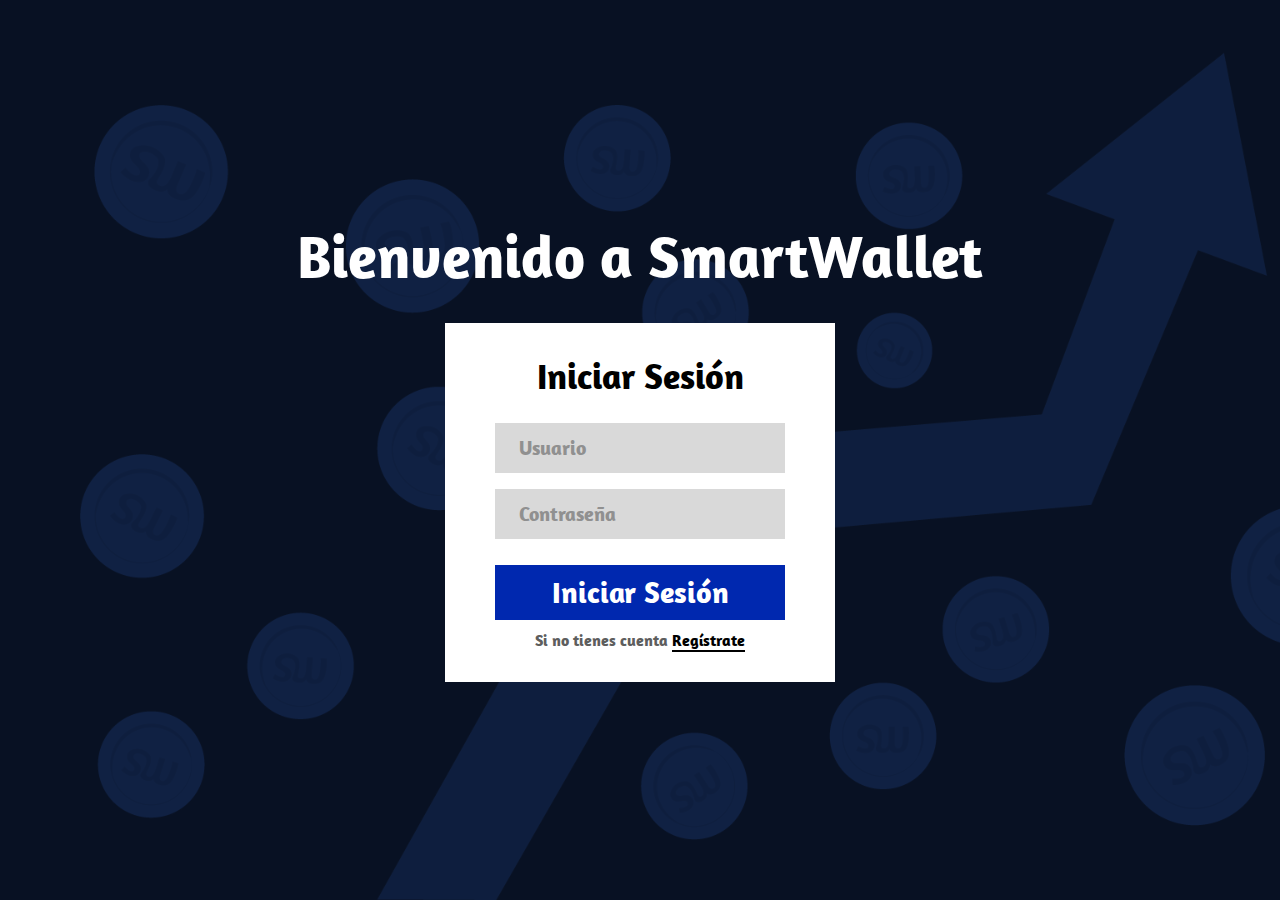
<file: index.html>
<!DOCTYPE html>
<html lang="es">

<head>
    <meta charset="UTF-8" />
    <meta name="viewport" content="width=device-width, initial-scale=1.0" />
    <link rel="stylesheet" href="css/autenticar.css" />
    <link rel="stylesheet" href="css/globales.css" />
    <title>Iniciar Sesión</title>
</head>

<body>
    <h1 role="heading">Bienvenido a SmartWallet</h1>

    <div class="login contenedor">
        <h2>Iniciar Sesión</h2>
        <form method="post" id="login">
            <input type="text" name="usuario" id="usuario" placeholder="Usuario" required />
            <input type="password" name="contraseña" id="contraseña" placeholder="Contraseña" required />
            <input type="submit" name="enviar" value="Iniciar Sesión" />
        </form>
        <p class="cambiar">
            Si no tienes cuenta <span id="registrarse">Regístrate</span>
        </p>
    </div>

    <div class="registro contenedor">
        <h2>Registrarse</h2>
        <form method="post" id="registro">
            <input type="text" name="nombre" id="nombre" placeholder="Nombre" required />
            <input type="text" name="apellidos" id="apellidos" placeholder="Apellidos" required />
            <input type="email" name="email" id="email" placeholder="Correo Electrónico" required />
            <input type="text" name="usuario" id="usuario_registro" placeholder="Usuario" required />
            <input type="password" name="contraseña" id="contraseña_registro" placeholder="Contraseña" required />
            <input type="password" name="repetir" id="repetir_contraseña" placeholder="Repetir Contraseña" required />
            <input type="submit" name="enviar" value="Registrarse" />
        </form>
        <p class="cambiar">
            Si tienes cuenta <span id="iniciarSesion">Inicia Sesión</span>
        </p>
    </div>

    <script type="module" src="js/autenticar.js"></script>
</body>

</html>
</file>
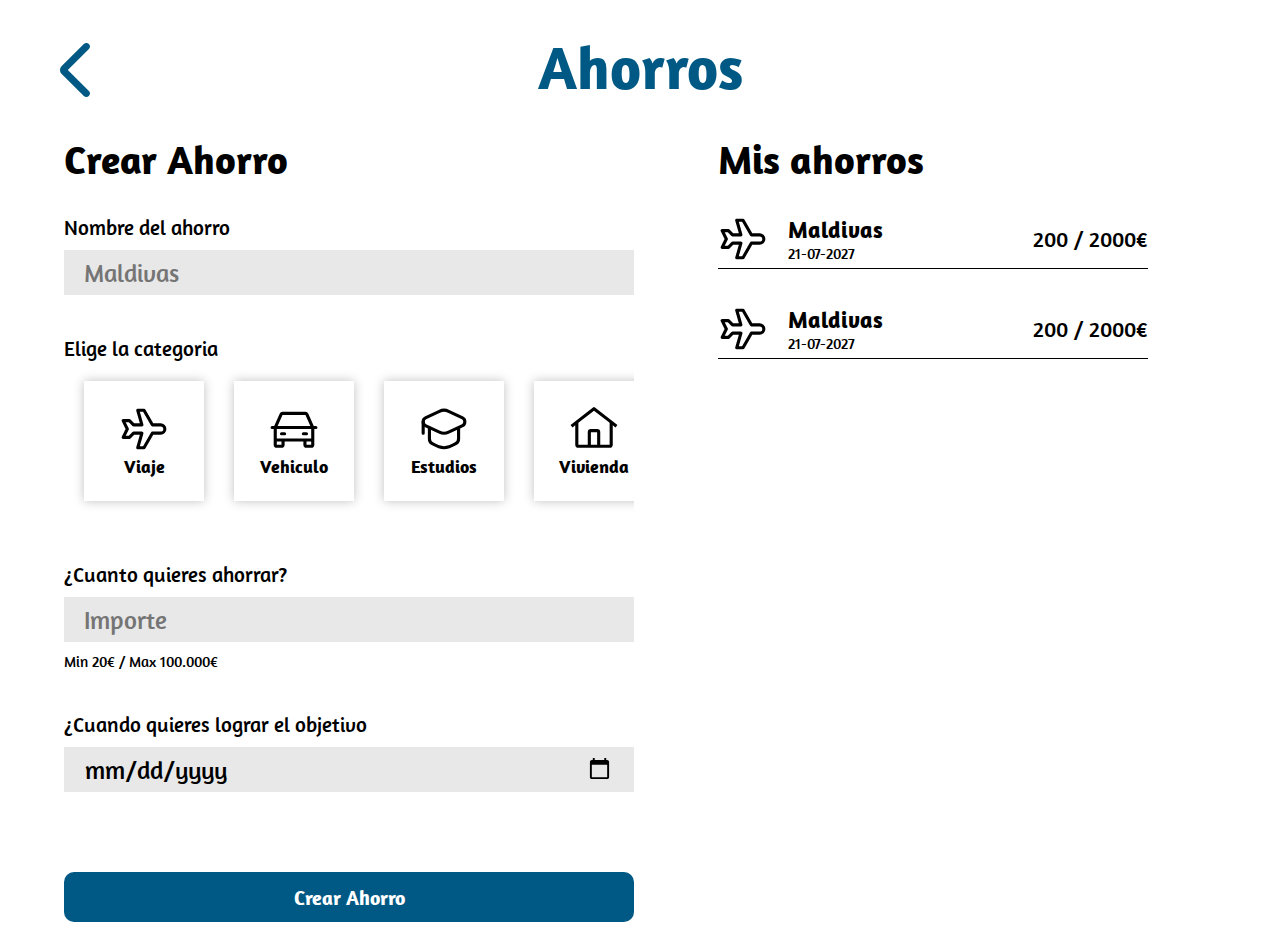
<file: ahorros.html>
<!DOCTYPE html>
<html lang="es">
<head>
    <meta charset="UTF-8">
    <meta name="viewport" content="width=device-width, initial-scale=1.0">
    <link rel="stylesheet" href="css/ahorros.css">
    <link rel="stylesheet" href="css/globales.css">
    <title>Ahorros</title>
</head>
<body>
    <a href="home.html" class="flecha-atras" aria-label="Volver a la página de inicio"></a>
    <h1>Ahorros</h1>

    <main class="contenedor">
        <div class="formulario">
            <h2>Crear Ahorro</h2>
            <form action="#" id="formularioAhorros">
                <div class="conjunto-campo">
                    <div class="campoAhorro">
                        <label for="nombre">Nombre del ahorro</label>
                        <input type="text" name="nombre" id="nombre" placeholder="Maldivas">
                    </div>
                </div>
                <div class="conjunto-campo">
                    <label for="categoria">Elige la categoria</label>
                    <div class="campoCategoria">
                        <div class="botones">
                            <button class="categorias" type="button" name="categoria" value="viaje">
                                <img src="img/iconosCategoriasAhorro/viajes.svg" alt="Icono viaje" width="50px">
                                <p>Viaje</p>
                            </button>
                            <button class="categorias" type="button" name="categoria" value="vehiculo">
                                <img src="img/iconosCategoriasAhorro/vehiculo.svg" alt="Icono vehiculo" width="50px">
                                <p>Vehiculo</p>
                            </button>
                            <button class="categorias" type="button" name="categoria" value="estudios">
                                <img src="img/iconosCategoriasAhorro/estudios.svg" alt="Icono estudios" width="50px">
                                <p>Estudios</p>
                            </button>
                            <button class="categorias" type="button" name="categoria" value="vivienda">
                                <img src="img/iconosCategoriasAhorro/vivienda.svg" alt="Icono vivienda" width="50px">
                                <p>Vivienda</p>
                            </button>
                            
                            <button class="categorias" type="button" name="categoria" value="ahorro">
                                <img src="img/iconosCategoriasAhorro/ahorro.svg" alt="Icono ahorro" width="50px">
                                <p>Ahorro</p>
                            </button>
                            <button class="categorias" type="button" name="categoria" value="ocio">
                                <img src="img/iconosCategoriasAhorro/ocio.svg" alt="Icono ocio" width="50px">
                                <p>Ocio</p>
                            </button>
                            <button class="categorias" type="button" name="categoria" value="ropa">
                                <img src="img/iconosCategoriasAhorro/ropa.svg" alt="Icono ropa" width="50px">
                                <p>Ropa</p>
                            </button>
                            <button class="categorias" type="button" name="categoria" value="tecnologia">
                                <img src="img/iconosCategoriasAhorro/tecnologia.svg" alt="Icono tecnologia" width="50px">
                                <p>Tecnologia</p>
                            </button>
                            <button class="categorias" type="button" name="categoria" value="otros">
                                <img src="img/iconosCategoriasAhorro/otros.svg" alt="Icono otros" width="50px">
                                <p>Otros</p>
                            </button>
                        </div>
                    </div>
                </div>
                <div class="conjunto-campo">
                    <div class="campoAhorro">
                        <label for="cantidad">¿Cuanto quieres ahorrar?</label>
                        <input type="number" name="cantidad" id="cantidad" placeholder="Importe">
                        <p class="min-max">Min 20€ / Max 100.000€</p>
                    </div>
                </div>
                <div class="conjunto-campo">
                    <div class="campoAhorro">
                        <label for="fecha">¿Cuando quieres lograr el objetivo</label>
                        <p class="placeholderInput">Seleccionar fecha</p>
                        <input type="date" name="fecha" id="fecha">
                    </div>
                </div>
                <p id="mensaje"></p>
                <input type="submit" value="Crear Ahorro" aria-label="Botón para crear ahorro">
            </form>
        </div>

        <div class="ahorros">
            <h2>Mis ahorros</h2>

            <div class="contenedorMisAhorros">
                <div class="contenedorAhorro">
                    <div class="izquierda">
                        <img src="img/iconosCategoriasAhorro/viajes.svg" alt="Icono Viajes" width="50px">
                        <div class="tituloFecha">
                            <h3>Maldivas</h3>
                            <p>21-07-2027</p>
                        </div>
                    </div>
                    <div class="derecha">
                        <p>200 / 2000€</p>
                    </div>
                </div>
                <div class="contenedorAhorro">
                    <div class="izquierda">
                        <img src="img/iconosCategoriasAhorro/viajes.svg" alt="Icono Viajes" width="50px">
                        <div class="tituloFecha">
                            <h3>Maldivas</h3>
                            <p>21-07-2027</p>
                        </div>
                    </div>
                    <div class="derecha">
                        <p>200 / 2000€</p>
                    </div>
                </div>
            </div>

        </div>
    </main>

    <script type="module" src="js/ahorros.js"></script>
</body>
</html>
</file>
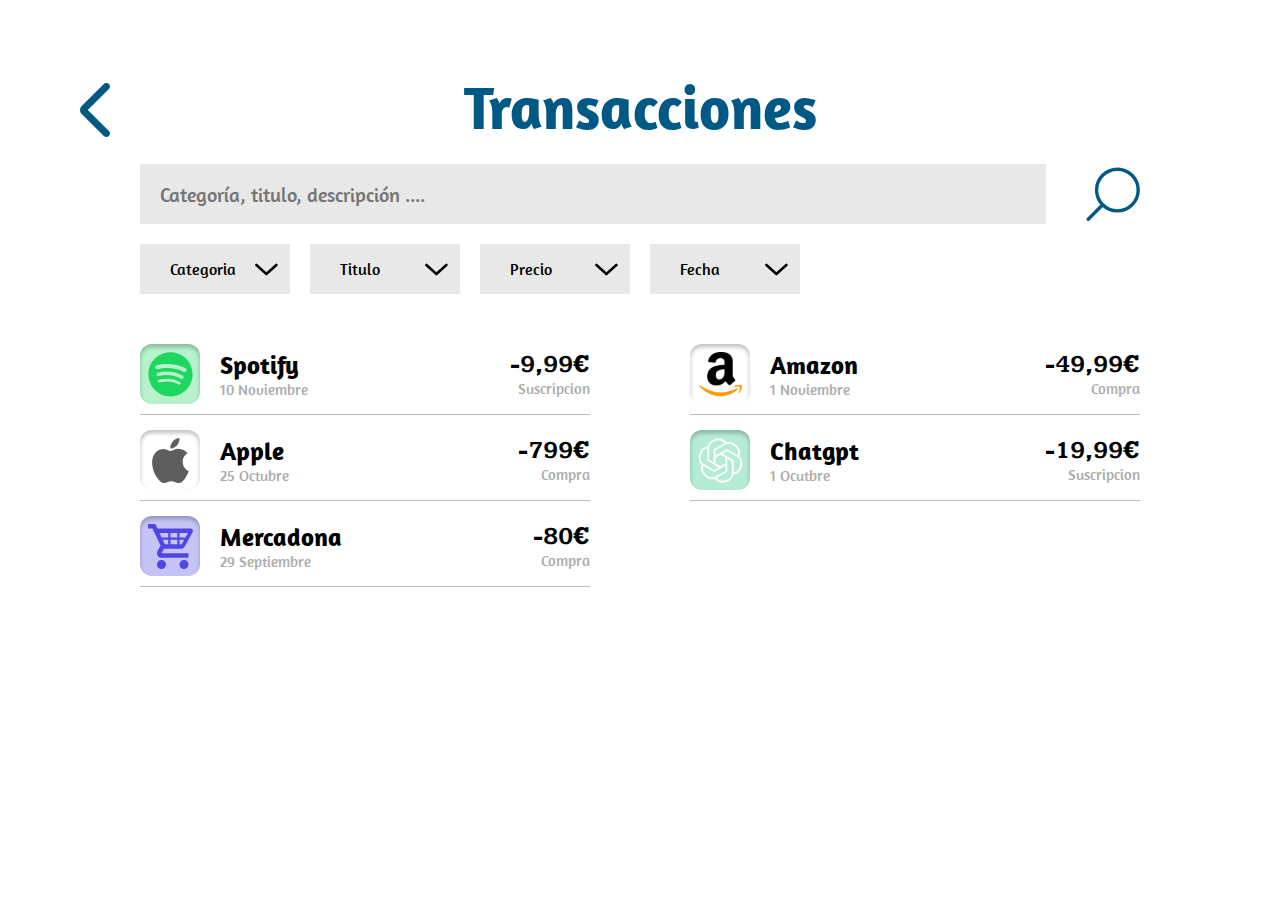
<file: transacciones.html>
<!DOCTYPE html>
<html lang="es">
  <head>
    <meta charset="UTF-8" />
    <meta name="viewport" content="width=device-width, initial-scale=1.0" />
    <link rel="stylesheet" href="css/globales.css" />
    <link rel="stylesheet" href="css/transacciones.css" />
    <link rel="stylesheet" href="css/conjuntoGastos.css" />
    <title>Transacciones</title>
  </head>
  <body>
    <a href="home.html" class="flecha-atras" aria-label="Volver a la página de inicio"></a>
    <div class="contenedor">
      <h1>Transacciones</h1>
      <form action="">
        <div class="barra-busqueda">
          <input
            type="text"
            id="busqueda"
            placeholder="Categoría, titulo, descripción ...."
          />
          <button type="submit" aria-label="Buscar">
            <img src="img/lupa.svg" alt="Buscar" />
          </button>
        </div>
        <div class="filtros">
          <label for="categoria" style="display: none;">Categoria</label>
          <select name="categoria" id="categoria">
            <option value="" disabled selected>Categoria</option>
            <option value="Suscripcion">Suscripcion</option>
            <option value="Compra">Compra</option>
            <option value="Transferencias">Transferencias</option>
            <option value="transporte">Transporte</option>
          </select>
          <label for="titulo" style="display: none;">Titulo</label>
          <select name="titulo" id="titulo">
            <option value="" disabled selected>Titulo</option>
            <option value="spotify">Spotify</option>
            <option value="Mercadona">Mercadona</option>
            <option value="Netflix">Netflix</option>
          </select>
          <label for="precio" style="display: none;">Precio</label>
          <select name="precio" id="precio">
            <option value="" disabled selected>Precio</option>
            <option value="0-10">0-10€</option>
            <option value="11-50">11-50€</option>
            <option value="51-100">51-100€</option>
          </select>
          <label for="fecha" style="display: none;">Fecha</label>
          <select name="fecha" id="fecha">
            <option value="" disabled selected>Fecha</option>
            <option value="Enero">Enero</option>
            <option value="Febrero">Febrero</option>
            <option value="Marzo">Marzo</option>
            <option value="Abril">Abril</option>
          </select>
        </div>
      </form>
      <main>
        <div class="conjunto-transaccion">
          <div class="gasto">
            <div class="icono-titulo">
              <div class="fondoProducto">
                <img src="img/iconosProductos/spotify.svg" alt="Spotify" width="45" height="45">
              </div>
              <div class="titulo-fecha">
                <p>Spotify</p>
                <p>10 Noviembre</p>
              </div>
            </div>
            <div class="dinero">
              <p>-9,99€</p>
              <p>Suscripcion</p>
            </div>
          </div>
          <div class="linea"></div>
        </div>
  
        <div class="conjunto-transaccion">
          <div class="gasto">
            <div class="icono-titulo">
              <div class="fondoProducto" style="background-color: #fff;">
                <img src="img/iconosProductos/amazon.svg" alt="Amazon" width="45" height="45">
              </div>
              <div class="titulo-fecha">
                <p>Amazon</p>
                <p>1 Noviembre</p>
              </div>
            </div>
            <div class="dinero">
              <p>-49,99€</p>
              <p>Compra</p>
            </div>
          </div>
          <div class="linea"></div>
        </div>
  
        <div class="conjunto-transaccion">
          <div class="gasto">
            <div class="icono-titulo">
              <div class="fondoProducto" style="background-color: #fff;">
                <img src="img/iconosProductos/apple.svg" alt="Apple" width="45" height="45">
             </div>
              <div class="titulo-fecha">
                <p>Apple</p>
                <p>25 Octubre</p>
              </div>
            </div>
            <div class="dinero">
              <p>-799€</p>
              <p>Compra</p>
            </div>
          </div>
          <div class="linea"></div>
        </div>
  
        <div class="conjunto-transaccion">
          <div class="gasto">
            <div class="icono-titulo">
              <div class="fondoProducto" style="background-color: rgba(25, 195, 125, 0.32);">
                <img src="img/iconosProductos/chatgpt.svg" alt="ChatGPT" width="45" height="45">
              </div>
              <div class="titulo-fecha">
                <p>Chatgpt</p>
                <p>1 Ocutbre</p>
              </div>
            </div>
            <div class="dinero">
              <p>-19,99€</p>
              <p>Suscripcion</p>
            </div>
          </div>
          <div class="linea"></div>
        </div>
  
        <div class="conjunto-transaccion">
          <div class="gasto">
            <div class="icono-titulo">
              <div class="fondoProducto" style="background-color: rgba(79, 70, 229, 0.32);">
                <img src="img/iconosProductos/comercio.svg" alt="Cesta" width="45" height="45">
              </div>
              <div class="titulo-fecha">
                <p>Mercadona</p>
                <p>29 Septiembre</p>
              </div>
            </div>
            <div class="dinero">
              <p>-80€</p>
              <p>Compra</p>
            </div>
          </div>
          <div class="linea"></div>
        </div>
      </main>
    </div>

    <script type="module" src="js/transacciones-eliminar.js"></script>
  </body>
</html>
</file>
<file: css/autenticar.css>
body {
  background-image: url("../img/fondoAutenticar.png");
  background-color: #081123;
  background-repeat: no-repeat;
  background-size: cover;
  min-height: 100vh;
  background-blend-mode: overlay;
  display: grid;
  place-content: center;
  gap: 30px;
}

h1 {
  text-align: center;
  color: #fff;
  font-size: 3rem;
  font-weight: 700;
}

.contenedor {
  width: 90%;
  max-width: 390px;
  margin: auto;
  background-color: #fff;
  padding: 20px 30px;

  & h2 {
    text-align: center;
    font-size: 2.5rem;
    font-weight: 700;
    margin-bottom: 25px;
  }

  & form {
    display: flex;
    flex-direction: column;
    align-items: center;
    justify-content: center;
    gap: 16px;
    margin-bottom: 10px;

    & input {
      width: 100%;
      max-width: 340px;
      height: 50px;
      background-color: #d9d9d9;
      font-size: 2rem;
      font-weight: 700;
      border: none;
      color: black;
      padding: 13px 24px;
      outline: none;
      font-weight: 700;

      &::placeholder {
        color: #909090;
        font-weight: 700;
      }
    }

    & input[type="submit"] {
      width: 100%;
      max-width: 340px;
      height: 50px;
      background-color: #0028af;
      color: #fff;
      font-size: 2.2rem;
      border: none;
      font-weight: 700;
      cursor: pointer;
      padding: 0;
      transition: all 0.3s ease;

      &:hover {
        background-color: #001964;
      }
    }
  }
}

& .cambiar {
  text-align: center;
  color: #5e5e5e;
  font-size: 1.5rem;
  font-weight: 700;

  & span {
    color: #000;
    cursor: pointer;
    font-size: 1.7rem;
    font-weight: 700;
    border-bottom: #000 2px solid;
    display: inline-block;
    transition: all 0.3s ease;
  }
  & span:hover {
    transform: scale(1.1) translateX(5px);
  }
}

.registro {
  display: none;
}

.login {
  display: block;
  & :nth-child(2) {
    margin-bottom: 10px;
  }
}

.error{
  color: red;
  font-size: 1.5rem;
  font-weight: 700;
  text-align: center;
  margin-bottom: -10px;
  margin-top: -15px;
}

@media (min-width: 768px) {
  body {
    gap: 30px;
  }

  h1 {
    font-size: 6rem;
  }

  .contenedor {
    padding: 30px 50px;

    & h2 {
      font-size: 3.6rem;
    }

    & form {
      & input[type="submit"] {
        height: 55px;
        font-size: 3rem;
      }
    }

    & .cambiar {
      text-align: center;
      color: #5e5e5e;
      font-size: 1.6rem;
      font-weight: 700;

      & span {
        font-size: 1.6rem;
      }
    }
  }
}
</file>
<file: css/globales.css>
@import url('https://fonts.googleapis.com/css2?family=Amaranth:wght@400;700&display=swap');

*{
    margin: 0;
    padding: 0;
    box-sizing: border-box;
    font-family: 'Amaranth', sans-serif;
    font-size: 62.5%;
}

a{
    text-decoration: none;
}
</file>
<file: css/ahorros.css>
body {
  min-height: 100vh;
  padding-top: 30px;
  padding-bottom: 26px;
}

body::-webkit-scrollbar {
  width: 0px;
}

.flecha-atras {
  width: 50px;
  height: 50px;
  background-image: url(../img/flechaAtras.svg);
  background-position: center;
  background-size: 30%;
  background-repeat: no-repeat;
  position: absolute;
  top: 32px;
  left: 5px;
}

h1 {
  text-align: center;
  color: #005984;
  font-size: 4rem;
  font-weight: 700;
  margin-bottom: 30px;
}

.contenedor {
  width: 90%;
  margin: auto;
  display: flex;
  flex-direction: column;
  justify-content: center;
  gap: 40px;

  & .formulario {
    width: 100%;
    display: flex;
    flex-direction: column;
    align-items: center;
    gap: 15px;

    & h2 {
      font-size: 2.5rem;
      font-weight: 700;
    }

    & form {
      width: 90%;
      margin: auto;
      display: flex;
      flex-direction: column;
      align-items: center;
      gap: 20px;

      & .conjunto-campo {
        width: 100%;
        display: flex;
        flex-direction: column;

        & input {
          width: 100%;
          height: 20px;
          border: none;
          background-color: #e8e8e8;
          font-size: 2rem;
          padding: 20px;
        }

        & input[type="date"]{
            appearance: none;
        }

        & label {
          font-size: 1.8rem;
          font-weight: 400;
        }

        & .campoAhorro {
          width: 100%;
          display: flex;
          flex-direction: column;
          gap: 10px;
          position: relative;

          & .min-max {
            width: 100%;
            font-size: 1rem;
          }

          & .placeholderInput {
            display: none;
            position: absolute;
            top: 40px;
            left: 20px;
            font-size: 2rem;
            color: #a8a8a8;
            pointer-events: none;
            transition: all 0.3s ease;

          }
        }

        & .campoCategoria{
          display: flex;
          flex-direction: column;
          gap: 10px;
          overflow: auto;

          .botones{
            display: flex;
            height: auto;
            margin: auto;
            gap: 15px;
            padding: 20px;

            & button{
              width: 100px;
              height: 100px;
              border: none;
              background-color: white;
              box-shadow: 0px 0px 10px rgba(0, 0, 0, 0.25);
              transition: all 0.3s ease;

              &:hover{
                transform: scale(1.1);
              }

              & p{
                font-size: 1.5rem;
                font-weight: 700;
                text-align: center;
                color: black;
              }
            }
          }
        }
      }

      & input[type="submit"] {
        width: 100%;
        height: 50px;
        border: none;
        background-color: #005984;
        border-radius: 10px;
        color: white;
        font-size: 2rem;
        font-weight: 700;
        cursor: pointer;
        transition: all 0.3s ease;

        &:hover {
          background-color: #004d6b;
        }
      }
    }
  }

  & .ahorros{
    width: 100%;
    display: flex;
    flex-direction: column;
    align-items: center;
    gap: 15px;

    & h2{
      font-size: 2.5rem;
      font-weight: 700;
    }

    & .contenedorMisAhorros{
      width: 90%;
      display: flex;
      flex-direction: column;
      gap: 20px;

      & .contenedorAhorro{
        width: 100%;
        margin: auto;
        display: flex;
        justify-content: space-between;
        align-items: center;
        position: relative;
  
        & .izquierda{
          display: flex;
          align-items: center;
          gap: 20px;
  
          & .tituloFecha{
            display: flex;
            flex-direction: column;
            justify-content: center;
            align-items: center;
  
            & h3{
              font-size: 1.5rem;
              font-weight: 700;
            }
  
            & p{
              font-size: 1rem;
              font-weight: 400;
            }
          }
        }
  
        & .derecha{
          font-size: 2rem;
        }
  
        &::before{
          content: "";
          width: 100%;
          height: 1px;
          background-color: black;
          position: absolute;
          bottom: -5px;
          left: 0;
        }
      }
    }
  }
}

.campoCategoria::-webkit-scrollbar {
  height: 10px;
}

.campoCategoria::-webkit-scrollbar-thumb {
  background-color: #005984; /* Color de la barra de desplazamiento */
  border-radius: 10px; /* Bordes redondeados de la barra de desplazamiento */
}

.campoCategoria::-webkit-scrollbar-track {
  background-color: transparent; /* Color del fondo de la barra de desplazamiento */
}

.activo{
  transform: scale(1.1);
  box-shadow: 0px 0px 5px 5px #004d6bb2 !important;
}

@media (min-width: 768px) {
  .flecha-atras {
    width: 50px;
    height: 60px;
    background-size: 60%;
    top: 40px;
    left: 50px;
  }
}


@media (min-width: 1024px) {
  h1 {
    font-size: 6rem;
  }

  .contenedor {
    & .formulario {
      width: 100%;
      margin: auto;
      gap: 30px;
  
      & h2 {
        font-size: 4rem;
      }
  
      & form {
        width: 100%;
        margin: 0;
        align-items: start;
        gap: 40px;
  
        & .conjunto-campo {
          & input {
            height: 45px;
            outline: none;
            font-size: 2.5rem;
          }
  
          & label {
            font-size: 2.1rem;
          }
  
          & .campoAhorro {
            & .min-max {
              font-size: 1.5rem;
            }
  
            & .placeholderInput {
              top: 43px;
              font-size: 2.5rem;
            }
          }
  
          & .campoCategoria{
            display: flex;
            flex-direction: column;
            gap: 10px;
            overflow: auto;
  
            .botones{
              gap: 30px;

              & button{
                width: 120px;
                height: 120px;
  
                & p{
                  font-size: 1.8rem;
                }
              }
            }
          }
        }
      }
    }
  
    & .ahorros{
      width: 100%;
      display: flex;
      flex-direction: column;
      gap: 30px;
  
      & h2{
        font-size: 4rem;
      }
  
      & .contenedorMisAhorros{
        gap: 40px;
        & .contenedorAhorro{
          & .izquierda{
            display: flex;
            align-items: center;
            gap: 20px;
    
            & .tituloFecha{
              display: flex;
              flex-direction: column;
              justify-content: center;
              align-items: start;
    
              & h3{
                font-size: 2.3rem;
              }
    
              & p{
                font-size: 1.5rem;
              }
            }
          }
    
          & .derecha{
            font-size: 3.5rem;
          }
    
          &::before{
            content: "";
            width: 100%;
            height: 1px;
            background-color: black;
            position: absolute;
            bottom: -5px;
            left: 0;
          }
        }
      }
    }
  }
}

@media (min-width: 1150px) {
  h1 {
    font-size: 6rem;
  }

  .contenedor {
    flex-direction: row;
    justify-content: space-between;
    gap: 0;
  
    & .formulario {
      width: 55%;
      align-items: start;
      gap: 30px;
  
      & h2 {
        font-size: 4rem;
      }
  
      & form {
        width: 90%;
        margin: 0;
        align-items: start;
        gap: 40px;
  
        & .conjunto-campo {
          & input {
            height: 45px;
            outline: none;
            font-size: 2.5rem;
          }
  
          & label {
            font-size: 2.1rem;
          }
  
          & .campoAhorro {
            & .min-max {
              font-size: 1.5rem;
            }
  
            & .placeholderInput {
              top: 43px;
              font-size: 2.5rem;
            }
          }
  
          & .campoCategoria{
            display: flex;
            flex-direction: column;
            gap: 10px;
            overflow: auto;
  
            .botones{
              gap: 30px;

              & button{
                width: 120px;
                height: 120px;
  
                & p{
                  font-size: 1.8rem;
                }
              }
            }
          }
        }
      }
    }
  
    & .ahorros{
      width: 100%;
      display: flex;
      flex-direction: column;
      align-items: start;
      gap: 30px;
      padding: 0 20px;
  
      & h2{
        font-size: 4rem;
      }
  
      & .contenedorMisAhorros{
        gap: 40px;
        & .contenedorAhorro{
          & .izquierda{
            display: flex;
            align-items: center;
            gap: 20px;
    
            & .tituloFecha{
              display: flex;
              flex-direction: column;
              justify-content: center;
              align-items: start;
    
              & h3{
                font-size: 2.3rem;
              }
    
              & p{
                font-size: 1.5rem;
              }
            }
          }
    
          & .derecha{
            font-size: 3.5rem;
          }
    
          &::before{
            content: "";
            width: 100%;
            height: 1px;
            background-color: black;
            position: absolute;
            bottom: -5px;
            left: 0;
          }
        }
      }
    }
  }
}
</file>
<file: css/transacciones.css>
body {
  min-height: 100vh;
  padding-top: 30px;
}

.flecha-atras {
  width: 50px;
  height: 50px;
  background-image: url(../img/flechaAtras.svg);
  background-position: center;
  background-size: 30%;
  background-repeat: no-repeat;
  position: absolute;
  top: 32px;
  left: 5px;
}

.contenedor {
  width: 85%;
  max-width: 1000px;
  margin: auto;
  display: flex;
  flex-direction: column;
  gap: 40px;

  & h1 {
    text-align: center;
    color: #005984;
    font-size: 4rem;
    font-weight: 700;
  }

  & form {
    display: grid;
    place-items: center;
    gap: 20px;

    & .barra-busqueda {
      width: 100%;
      margin: auto;
      display: flex;
      justify-content: space-between;
      align-items: center;

      & input {
        width: 80%;
        height: 40px;
        border: none;
        background-color: #e8e8e8;
        font-size: 2rem;
        padding: 20px;
      }

      & button {
        width: 40px;
        height: 40px;
        border: none;
        background-color: transparent;
        cursor: pointer;

        & img {
          width: 100%;
          height: 100%;
        }
      }
    }

    & .filtros {
      width: 100%;
      display: flex;
      flex-wrap: wrap;
      gap: 20px;

      & select {
        appearance: none;
        -webkit-appearance: none;
        -moz-appearance: none;
        background-image: url(../img/flechaSelect.svg);
        background-position: 90%;
        background-repeat: no-repeat;
        background-size: 10%;
        width: 150px;
        height: 30px;
        border: none;
        background-color: #e8e8e8;
        font-size: 1.6rem;
        color: black;
        padding: 0px 10px;
        outline: none;

        & option {
          font-size: 1.6rem;
        }
      }
    }
  }

  & main {
    width: 100%;
    display: flex;
    flex-wrap: wrap;
    gap: 15px;
  }
}

@media (min-width: 768px) {
  body {
    padding-top: 70px;
  }

  .flecha-atras {
    width: 50px;
    height: 60px;
    background-size: 60%;
    top: 80px;
    left: 70px;
  }

  .contenedor {
    gap: 20px;

    & h1 {
      font-size: 6rem;
    }

    & form {
      margin-bottom: 30px;
      & .barra-busqueda {
        width: 100%;
        gap: 40px;

        & input {
          width: 100%;
          height: 60px;
        }

        & button {
          width: 60px;
          height: 60px;
        }
      }

      & .filtros {
        width: 100%;
        display: flex;
        flex-wrap: wrap;
        justify-content: left;
        gap: 20px;

        & select {
          height: 50px;
          background-size: 15%;
          padding: 0px 30px;
        }
      }
    }
  }
}

@media (min-width: 820px) {
  .contenedor {
    & main {
      width: 100%;
      display: grid;
      grid-template-columns: repeat(2, 1fr);
      column-gap: 100px;
    }
  }
}
</file>
<file: css/conjuntoGastos.css>
@import url("https://fonts.googleapis.com/css2?family=Kameron:wght@700&display=swap");

  .conjunto-transaccion {
    width: 100%;
    display: flex;
    flex-direction: column;
    gap: 10px;

    & .gasto {
      display: flex;
      justify-content: space-between;
      align-items: center;

      & .icono-titulo {
        position: relative;
        display: flex;
        align-items: center;
        gap: 15px;

        & .fondoProducto {
          width: 45px;
          height: 45px;
          display: grid;
          place-items: center;
          background-color: rgba(30, 215, 96, 0.32);
          border-radius: 12px;
          box-shadow: 0px 3px 4px 0px rgba(0, 0, 0, 0.25) inset;

          & img {
            width: 35px;
          }
        }

        & :first-child {
          font-size: 2rem;
          font-weight: 700;
          color: #000;
        }

        & :nth-child(2) {
          font-size: 1.2rem;
          font-weight: 400;
          color: #acacac;
        }

        & .eliminar{
          position: absolute;
          top: -10px;
          left: -10px;
          background-color: red;
          cursor: pointer;
          color: white !important;
          font-size: 1.2rem;
          border-radius: 50%;
          width: 25px;
          height: 25px;
          display: grid;
          place-items: center;
          transition: all 0.3s ease-in-out;
        
          &:hover{
            transform: scale(1.1);
          }
        }
      }

      & .dinero {
        & :first-child {
          font-family: "Kameron", serif;
          font-size: 2rem;
          font-weight: 700;
          color: #000;
        }

        & :nth-child(2) {
          font-size: 1.2rem;
          font-weight: 400;
          color: #acacac;
          text-align: right;
        }
      }
    }

    & .linea {
      width: 100%;
      height: 1px;
      margin: auto;
      background-color: #bcbcbc;
    }
  }


@media (min-width: 768px) {

    .conjunto-transaccion {
      column-gap: 80px;
      
      & .gasto {
        & .icono-titulo {
          gap: 20px;

          & .fondoProducto {
            width: 60px;
            height: 60px;

            & img {
              width: 45px;
            }
          }

          & :first-child {
            font-size: 2.5rem;
          }

          & :nth-child(2) {
            font-size: 1.5rem;
          }
        }

        & .dinero {
          & :first-child {
            font-size: 2.5rem;
          }

          & :nth-child(2) {
            font-size: 1.5rem;
          }
        }
      }

      & .linea {
        width: 100%;
      }
    }
  }

@media (min-width: 1400px) {
    .conjunto-transaccion {
      & .linea {
        width: 100%;
      }
    }
  }
</file>
